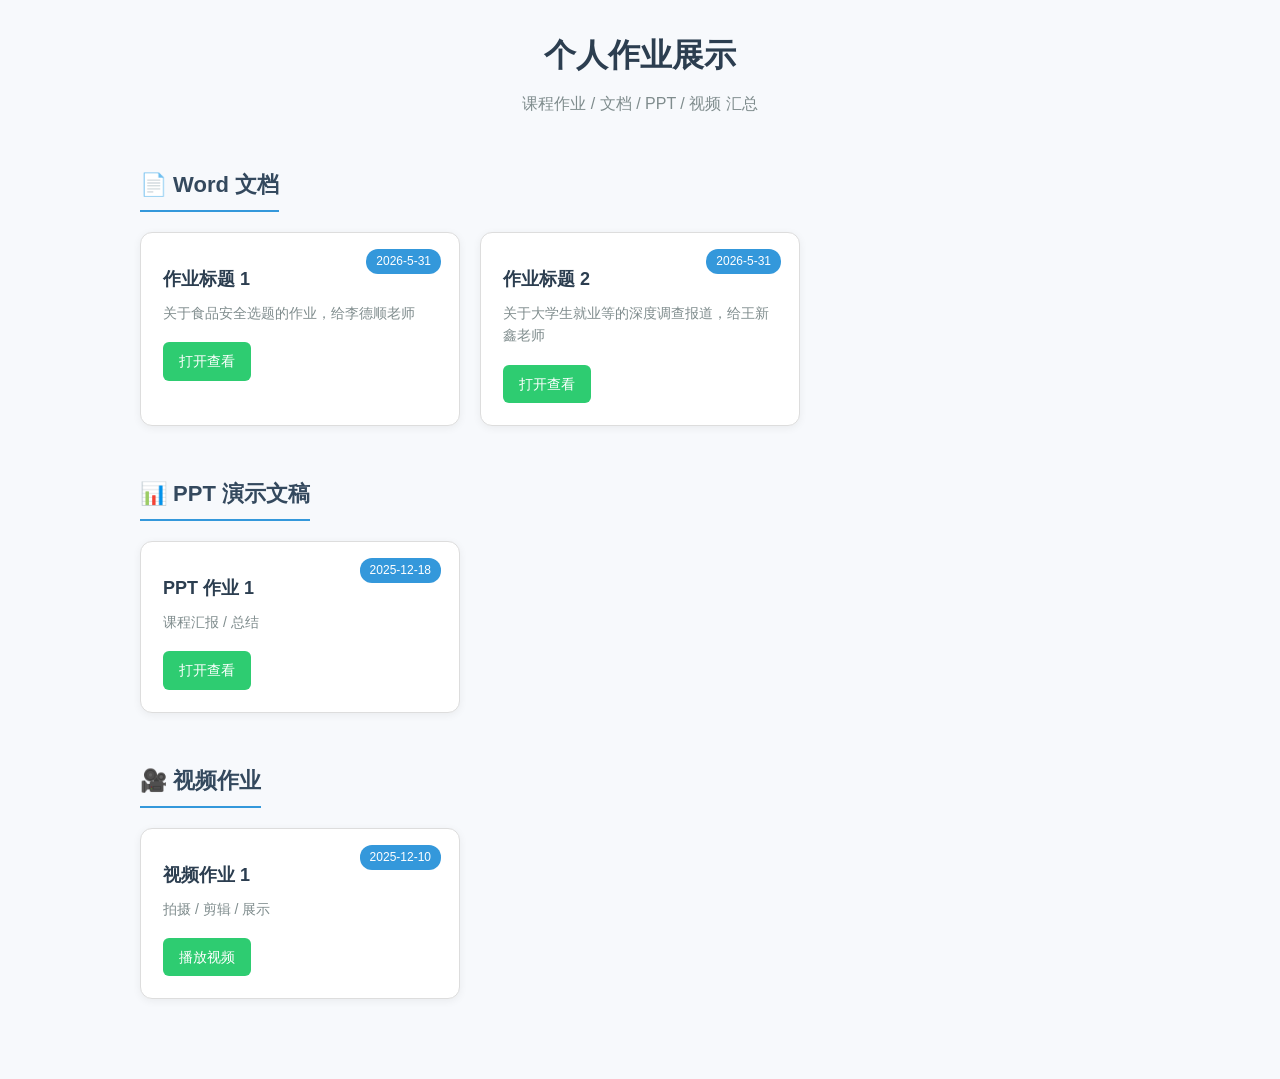
<file: index.html>
<!DOCTYPE html>
<html lang="zh-CN">
<head>
  <meta charset="UTF-8">
  <meta name="viewport" content="width=device-width, initial-scale=1.0">
  <title>个人作业展示</title>
  <link rel="stylesheet" href="./css/my-homework.css">
</head>
<body>

<div class="container">
  <header>
    <h1>个人作业展示</h1>
    <p>课程作业 / 文档 / PPT / 视频 汇总</p>
  </header>

  <!-- 作业分类：Word 文档 -->
  <section class="work-category">
    <h2>📄 Word 文档</h2>
    <div class="card-list">

      <!-- 一份作业（你可以复制这个 .card 新增作业） -->
      <div class="card">
        <div class="date">2026-5-31</div>
        <h3>作业标题 1</h3>
        <p>关于食品安全选题的作业，给李德顺老师</p>
        <a href="./food-safety-report-对含糖饮料的食品安全风险认知分析.docx" class="btn">打开查看</a>
      </div>

      <div class="card">
        <div class="date">2026-5-31</div>
        <h3>作业标题 2</h3>
        <p>关于大学生就业等的深度调查报道，给王新鑫老师</p>
        <a href="./deep-report-坚定走向一条不知通往何方的路.docx" class="btn">打开查看</a>
      </div>

    </div>
  </section>

  <!-- 作业分类：PPT -->
  <section class="work-category">
    <h2>📊 PPT 演示文稿</h2>
    <div class="card-list">

      <div class="card">
        <div class="date">2025-12-18</div>
        <h3>PPT 作业 1</h3>
        <p>课程汇报 / 总结</p>
        <a href="#" class="btn">打开查看</a>
      </div>

    </div>
  </section>

  <!-- 作业分类：视频 -->
  <section class="work-category">
    <h2>🎥 视频作业</h2>
    <div class="card-list">

      <div class="card">
        <div class="date">2025-12-10</div>
        <h3>视频作业 1</h3>
        <p>拍摄 / 剪辑 / 展示</p>
        <a href="#" class="btn">播放视频</a>
      </div>

    </div>
  </section>

</div>

</body>
</html>
</file>
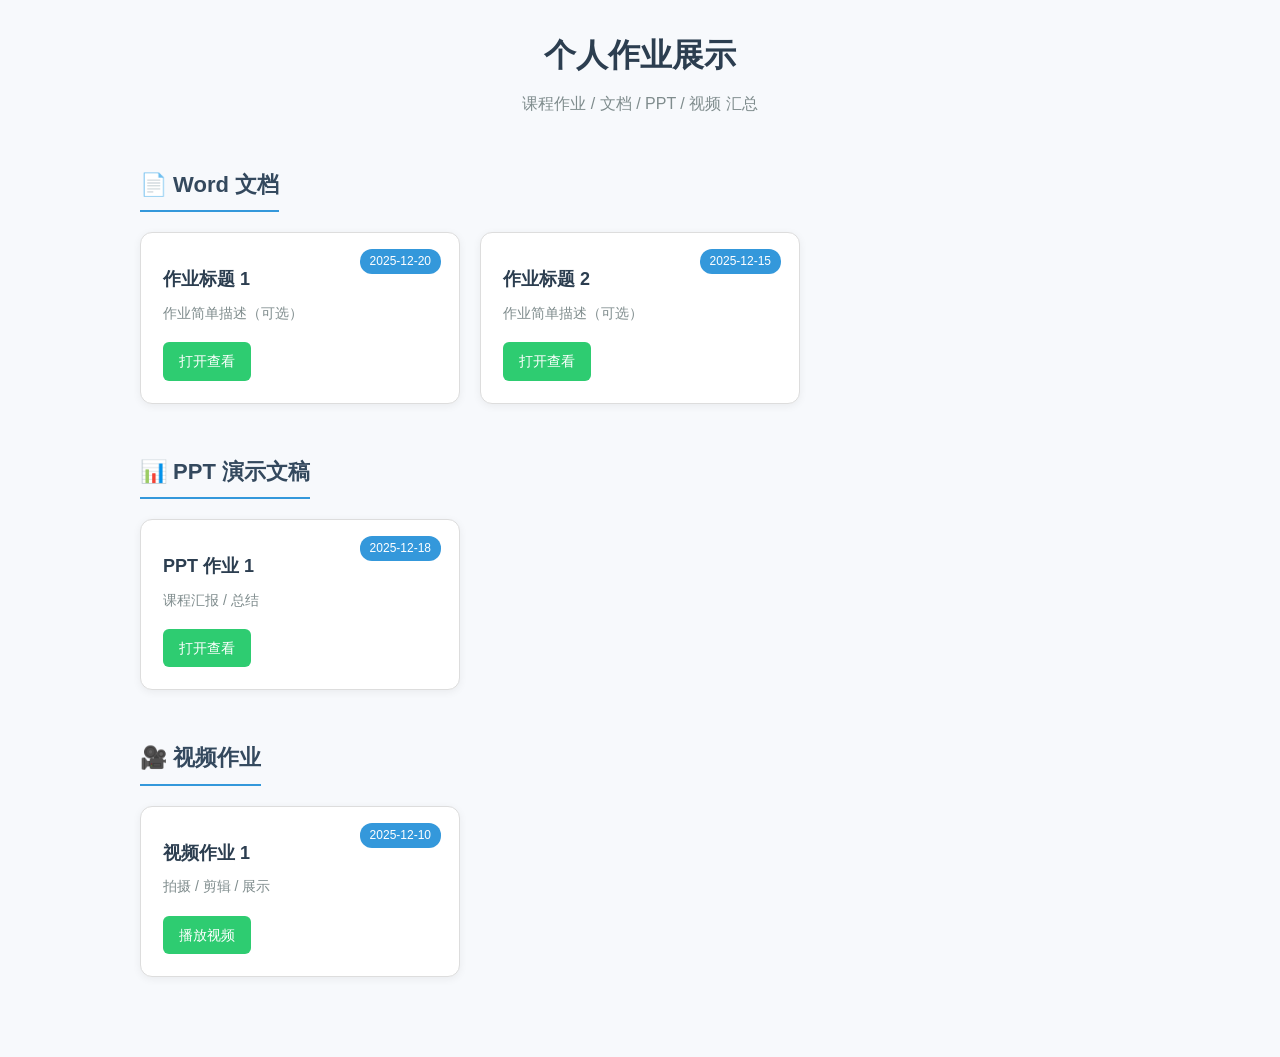
<file: index-homework.html>
<!DOCTYPE html>
<html lang="zh-CN">
<head>
  <meta charset="UTF-8">
  <meta name="viewport" content="width=device-width, initial-scale=1.0">
  <title>个人作业展示</title>
  <link rel="stylesheet" href="./css/my-homework.css">
</head>
<body>

<div class="container">
  <header>
    <h1>个人作业展示</h1>
    <p>课程作业 / 文档 / PPT / 视频 汇总</p>
  </header>

  <!-- 作业分类：Word 文档 -->
  <section class="work-category">
    <h2>📄 Word 文档</h2>
    <div class="card-list">

      <!-- 一份作业（你可以复制这个 .card 新增作业） -->
      <div class="card">
        <div class="date">2025-12-20</div>
        <h3>作业标题 1</h3>
        <p>作业简单描述（可选）</p>
        <a href="#" class="btn">打开查看</a>
      </div>

      <div class="card">
        <div class="date">2025-12-15</div>
        <h3>作业标题 2</h3>
        <p>作业简单描述（可选）</p>
        <a href="#" class="btn">打开查看</a>
      </div>

    </div>
  </section>

  <!-- 作业分类：PPT -->
  <section class="work-category">
    <h2>📊 PPT 演示文稿</h2>
    <div class="card-list">

      <div class="card">
        <div class="date">2025-12-18</div>
        <h3>PPT 作业 1</h3>
        <p>课程汇报 / 总结</p>
        <a href="#" class="btn">打开查看</a>
      </div>

    </div>
  </section>

  <!-- 作业分类：视频 -->
  <section class="work-category">
    <h2>🎥 视频作业</h2>
    <div class="card-list">

      <div class="card">
        <div class="date">2025-12-10</div>
        <h3>视频作业 1</h3>
        <p>拍摄 / 剪辑 / 展示</p>
        <a href="#" class="btn">播放视频</a>
      </div>

    </div>
  </section>

</div>

</body>
</html>
</file>
<file: css/my-homework.css>
* {
  margin: 0;
  padding: 0;
  box-sizing: border-box;
  font-family: "Microsoft YaHei", sans-serif;
}

body {
  background-color: #f7f9fc;
  padding: 30px 20px;
  line-height: 1.6;
}

.container {
  max-width: 1000px;
  margin: 0 auto;
}

header {
  text-align: center;
  margin-bottom: 50px;
}

header h1 {
  font-size: 32px;
  color: #2c3e50;
  margin-bottom: 10px;
}

header p {
  color: #7f8c8d;
  font-size: 16px;
}

.work-category {
  margin-bottom: 50px;
}

.work-category h2 {
  font-size: 22px;
  color: #34495e;
  margin-bottom: 20px;
  padding-bottom: 8px;
  border-bottom: 2px solid #3498db;
  display: inline-block;
}

.card-list {
  display: grid;
  grid-template-columns: repeat(auto-fill, minmax(280px, 1fr));
  gap: 20px;
}

/* 作业卡片样式 */
.card {
  background: #fff;
  border: 1px solid #ddd;
  border-radius: 12px;
  padding: 22px;
  box-shadow: 0 2px 8px rgba(0,0,0,0.06);
  position: relative;
  transition: transform 0.2s ease;
}

.card:hover {
  transform: translateY(-4px);
}

/* 日期标签 */
.date {
  position: absolute;
  top: 16px;
  right: 18px;
  background-color: #3498db;
  color: #fff;
  font-size: 12px;
  padding: 3px 10px;
  border-radius: 12px;
}

.card h3 {
  font-size: 18px;
  color: #2c3e50;
  margin: 10px 0 8px;
}

.card p {
  color: #7f8c8d;
  font-size: 14px;
  margin-bottom: 18px;
}

/* 按钮样式 */
.btn {
  display: inline-block;
  padding: 8px 16px;
  background-color: #2ecc71;
  color: #fff;
  border-radius: 6px;
  text-decoration: none;
  font-size: 14px;
}

.btn:hover {
  background-color: #27ae60;
}
</file>
